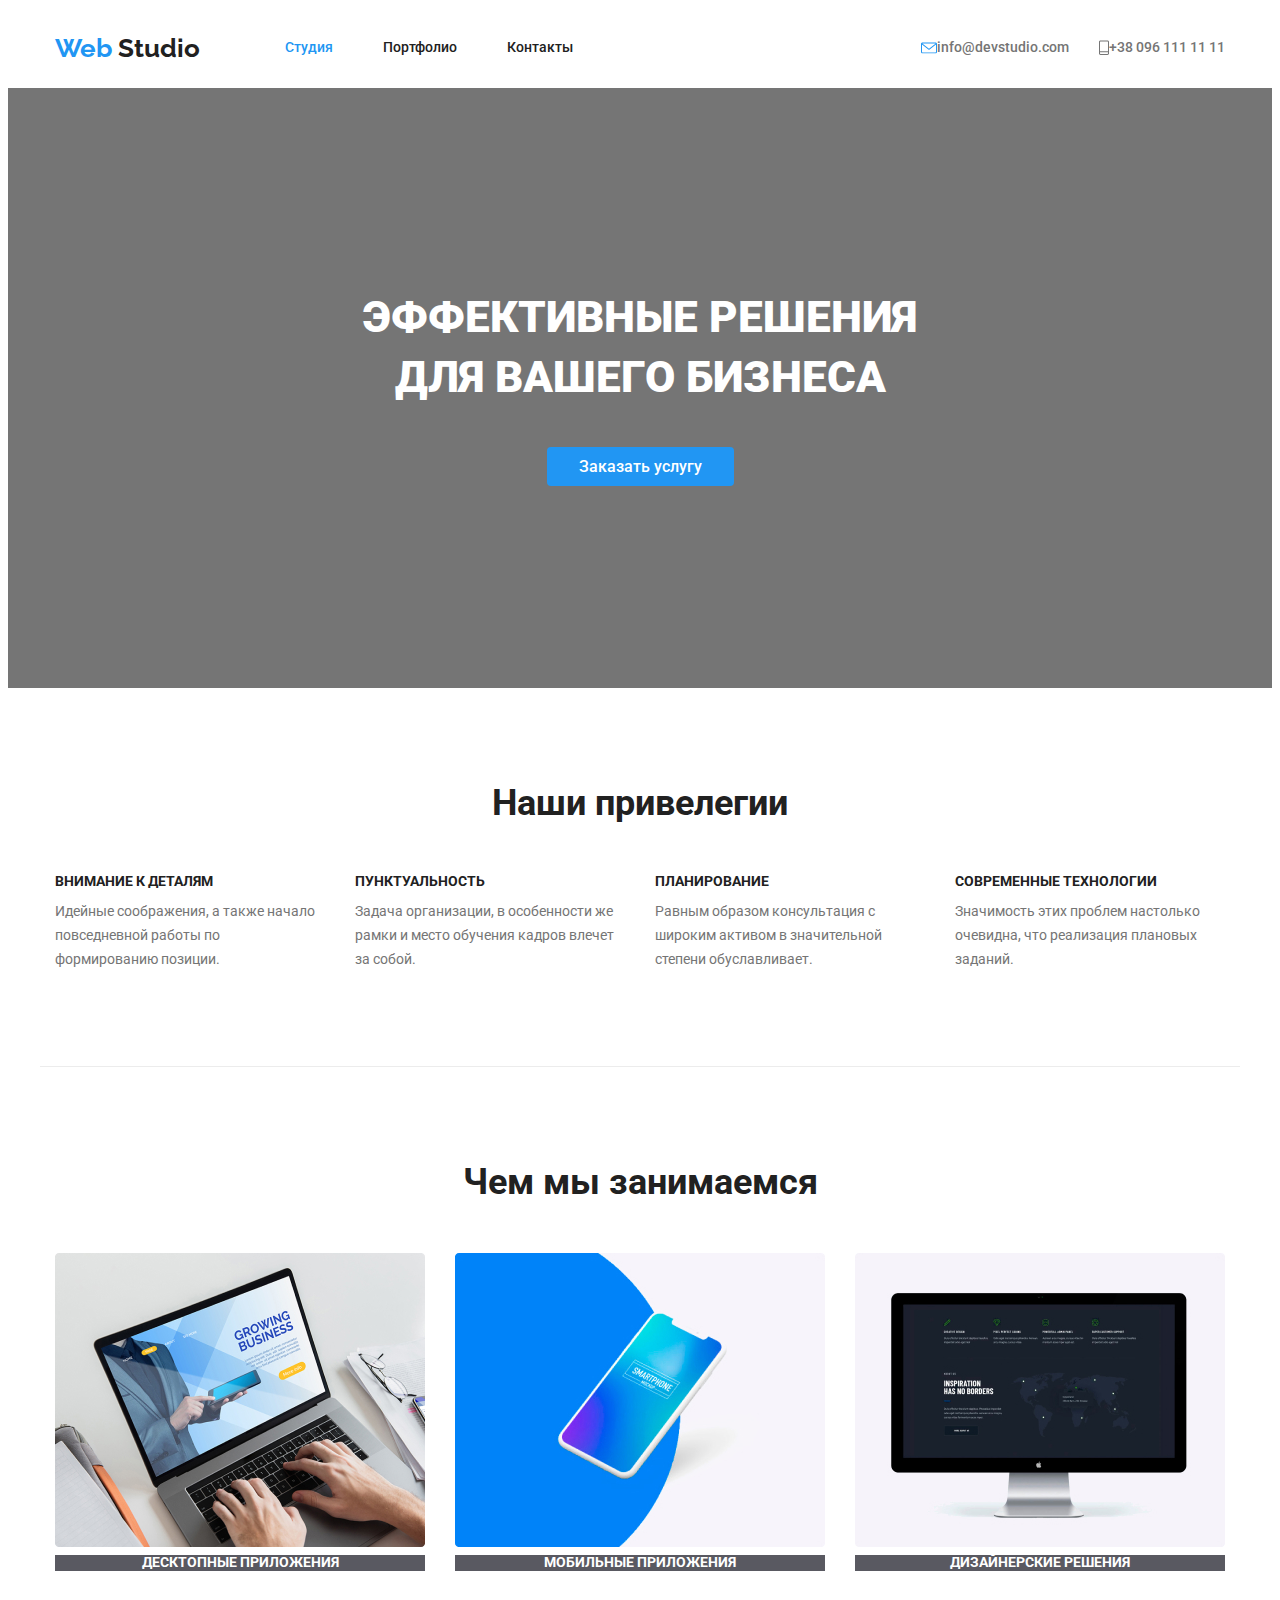
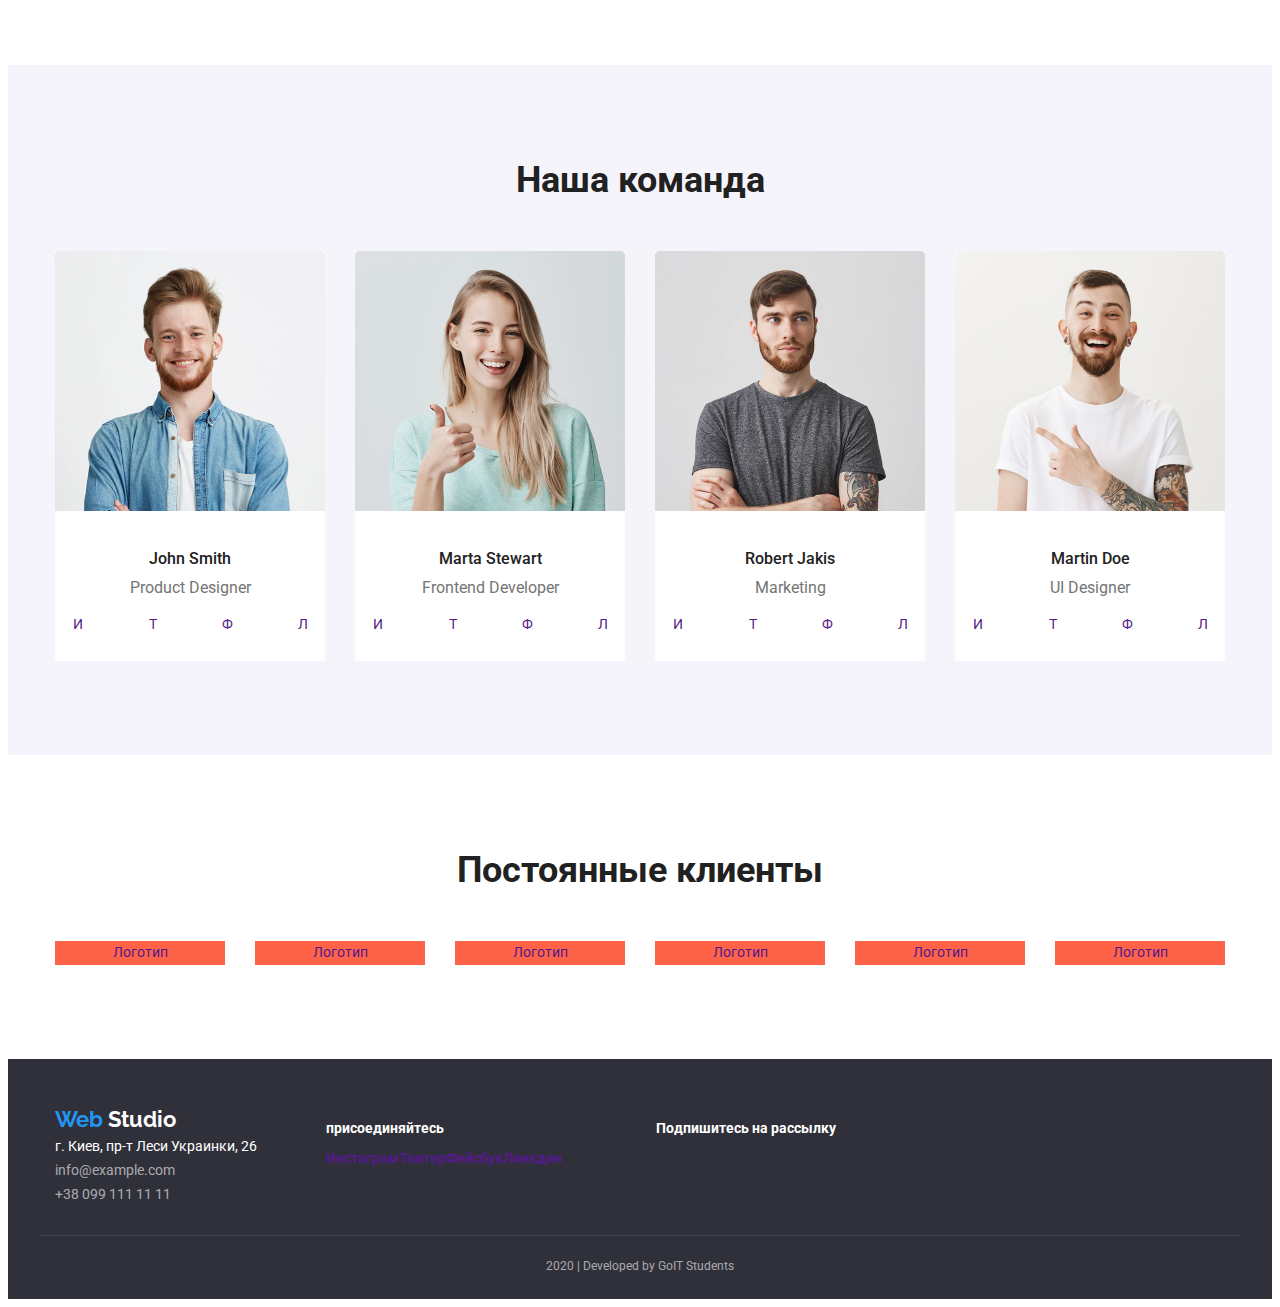
<file: index.html>
<!DOCTYPE html>
<html lang="en">
  <head>
    <meta charset="UTF-8" />
    <meta name="viewport" content="width=device-width, initial-scale=1.0" />
    <title>Document</title>
    <link
      href="https://fonts.googleapis.com/css2?family=Raleway:wght@700&family=Roboto:wght@400;500;700;900&display=swap"
      rel="stylesheet"
    />
    <link rel="stylesheet" href="./css/common.css" />
    <link rel="stylesheet" href="./css/styles.css" />
  </head>

  <body>
    <!-- Шапка сайта -->
    <header class="page-header">
      <nav class="container main-nav">
        <a href="./index.html" class="logo link"
          ><span class="logo-blue">Web</span> Studio
        </a>
        <ul class="site-nav list">
          <li class="item">
            <a href="./index.html" class="link current">Студия</a>
          </li>
          <li class="item">
            <a href="./portfolio.html" class="link">Портфолио</a>
          </li>
          <li class="item"><a href="" class="link">Контакты</a></li>
        </ul>
        <ul class="auth-nav list">
          <li class="item">
            <a href="" class="mail link">
              <img class="icon" src="/images/mail.svg" alt="" width="16" />
              <p>info@devstudio.com</p>
            </a>
          </li>
          <li class="item">
            <a href="" class="mail link">
              <img class="icon" src="/images/phone.svg" alt="" width="10" />
              <p>+38 096 111 11 11</p>
            </a>
          </li>
        </ul>
      </nav>
    </header>

    <main>
      <!-- Герой -->
      <section class="section hero">
        <h1 class="hero-title">
          эффективные решения <br />
          для вашего бизнеса
        </h1>
        <a href="" class="button primary link">Заказать услугу</a>
      </section>
      <!-- Привелегии -->
      <section class="section privilege">
        <div class="container privilege">
          <h2 class="section-title">Наши привелегии</h2>
          <ul class="features list">
            <li class="item">
              <h3 class="title">Внимание к деталям</h3>
              <p class="text">
                Идейные соображения, а также начало повседневной работы по
                формированию позиции.
              </p>
            </li>
            <li class="item">
              <h3 class="title">Пунктуальность</h3>
              <p class="text">
                Задача организации, в особенности же рамки и место обучения
                кадров влечет за собой.
              </p>
            </li>
            <li class="item">
              <h3 class="title">Планирование</h3>
              <p class="text">
                Равным образом консультация с широким активом в значительной
                степени обуславливает.
              </p>
            </li>
            <li class="item">
              <h3 class="title">Современные технологии</h3>
              <p class="text">
                Значимость этих проблем настолько очевидна, что реализация
                плановых заданий.
              </p>
            </li>
          </ul>
        </div>
      </section>
      <!-- Чем мы занимаемся -->
      <section class="section">
        <div class="container">
          <h2 class="section-title">Чем мы занимаемся</h2>
          <ul class="work list">
            <li class="item">
              <img src="./images/notebook.jpg" alt="" width="370" />
              <p class="text">
                Десктопные приложения
              </p>
            </li>
            <li class="item">
              <img src="./images/phone.jpg" alt="" width="370" />
              <p class="text">
                Мобильные приложения
              </p>
            </li>
            <li class="item">
              <img src="./images/pc.jpg" alt="" width="370" />
              <p class="text">
                Дизайнерские решения
              </p>
            </li>
          </ul>
        </div>
      </section>
      <!-- Команда -->
      <section class="section team">
        <div class="container team-nav">
          <h2 class="section-title">Наша команда</h2>
          <ul class="team list">
            <li class="item">
              <img src="./images/John.jpg" alt="" width="270" />
              <h3 class="title">John Smith</h3>
              <p class="text">
                Product Designer
              </p>
              <ul class="item-team list">
                <li class="item">
                  <a href="" class="link">И</a>
                </li>
                <li class="item">
                  <a href="" class="link">Т</a>
                </li>
                <li class="item">
                  <a href="" class="link">Ф</a>
                </li>
                <li class="item">
                  <a href="" class="link">Л</a>
                </li>
              </ul>
            </li>

            <li class="item">
              <img src="./images/Marta.jpg" alt="" width="270" />
              <h3 class="title">Marta Stewart</h3>
              <p class="text">
                Frontend Developer
              </p>
              <ul class="item-team list">
                <li class="item">
                  <a href="" class="link">И</a>
                </li>
                <li class="item">
                  <a href="" class="link">Т</a>
                </li>
                <li class="item">
                  <a href="" class="link">Ф</a>
                </li>
                <li class="item">
                  <a href="" class="link">Л</a>
                </li>
              </ul>
            </li>

            <li class="item">
              <img src="./images/Robert.jpg" alt="" width="270" />
              <h3 class="title">Robert Jakis</h3>
              <p class="text">
                Marketing
              </p>
              <ul class="item-team list">
                <li class="item">
                  <a href="" class="link">И</a>
                </li>
                <li class="item">
                  <a href="" class="link">Т</a>
                </li>
                <li class="item">
                  <a href="" class="link">Ф</a>
                </li>
                <li class="item">
                  <a href="" class="link">Л</a>
                </li>
              </ul>
            </li>

            <li class="item">
              <img src="./images/Martin.jpg" alt="" width="270" />
              <h3 class="title">Martin Doe</h3>
              <p class="text">
                UI Designer
              </p>
              <ul class="item-team list">
                <li class="item">
                  <a href="" class="link">И</a>
                </li>
                <li class="item">
                  <a href="" class="link">Т</a>
                </li>
                <li class="item">
                  <a href="" class="link">Ф</a>
                </li>
                <li class="item">
                  <a href="" class="link">Л</a>
                </li>
              </ul>
            </li>
          </ul>
        </div>
      </section>
      <!-- Клыенты -->
      <section class="section">
        <div class="container">
          <h2 class="client-title">Постоянные клиенты</h2>
          <ul class="client list">
            <li class="item">
              <a href="" class="link">Логотип</a>
            </li>
            <li class="item">
              <a href="" class="link">Логотип</a>
            </li>
            <li class="item">
              <a href="" class="link">Логотип</a>
            </li>
            <li class="item">
              <a href="" class="link">Логотип</a>
            </li>
            <li class="item">
              <a href="" class="link">Логотип</a>
            </li>
            <li class="item">
              <a href="" class="link">Логотип</a>
            </li>
          </ul>
        </div>
      </section>
    </main>

    <footer class="footer">
      <div class="container">
        <div>
          <a href="./index.html" class="logo link"
            ><span class="logo-blue">Web</span
            ><span class="logo-white"> Studio</span>
          </a>
          <address class="footer address">
            г. Киев, пр-т Леси Украинки, 26
            <p class="text">
              info@example.com
            </p>
            <p class="text">
              +38 099 111 11 11
            </p>
          </address>
        </div>

        <div class="footer title">
          <p>
            присоединяйтесь
          </p>
          <ul class="footer-main list">
            <li class="item">
              <a href="" class="link">Инстаграм</a>
            </li>
            <li class="item">
              <a href="" class="link">Твитер</a>
            </li>
            <li class="item">
              <a href="" class="link">Фейсбук</a>
            </li>
            <li class="item">
              <a href="" class="link">Линкдин</a>
            </li>
          </ul>
        </div>

        <div class="footer subscript">
          <p>
            Подпишитесь на рассылку
          </p>
        </div>
      </div>
      <div class="ps">
        <p class="text">2020 | Developed by GoIT Students</p>
      </div>
    </footer>
  </body>
</html>
</file>
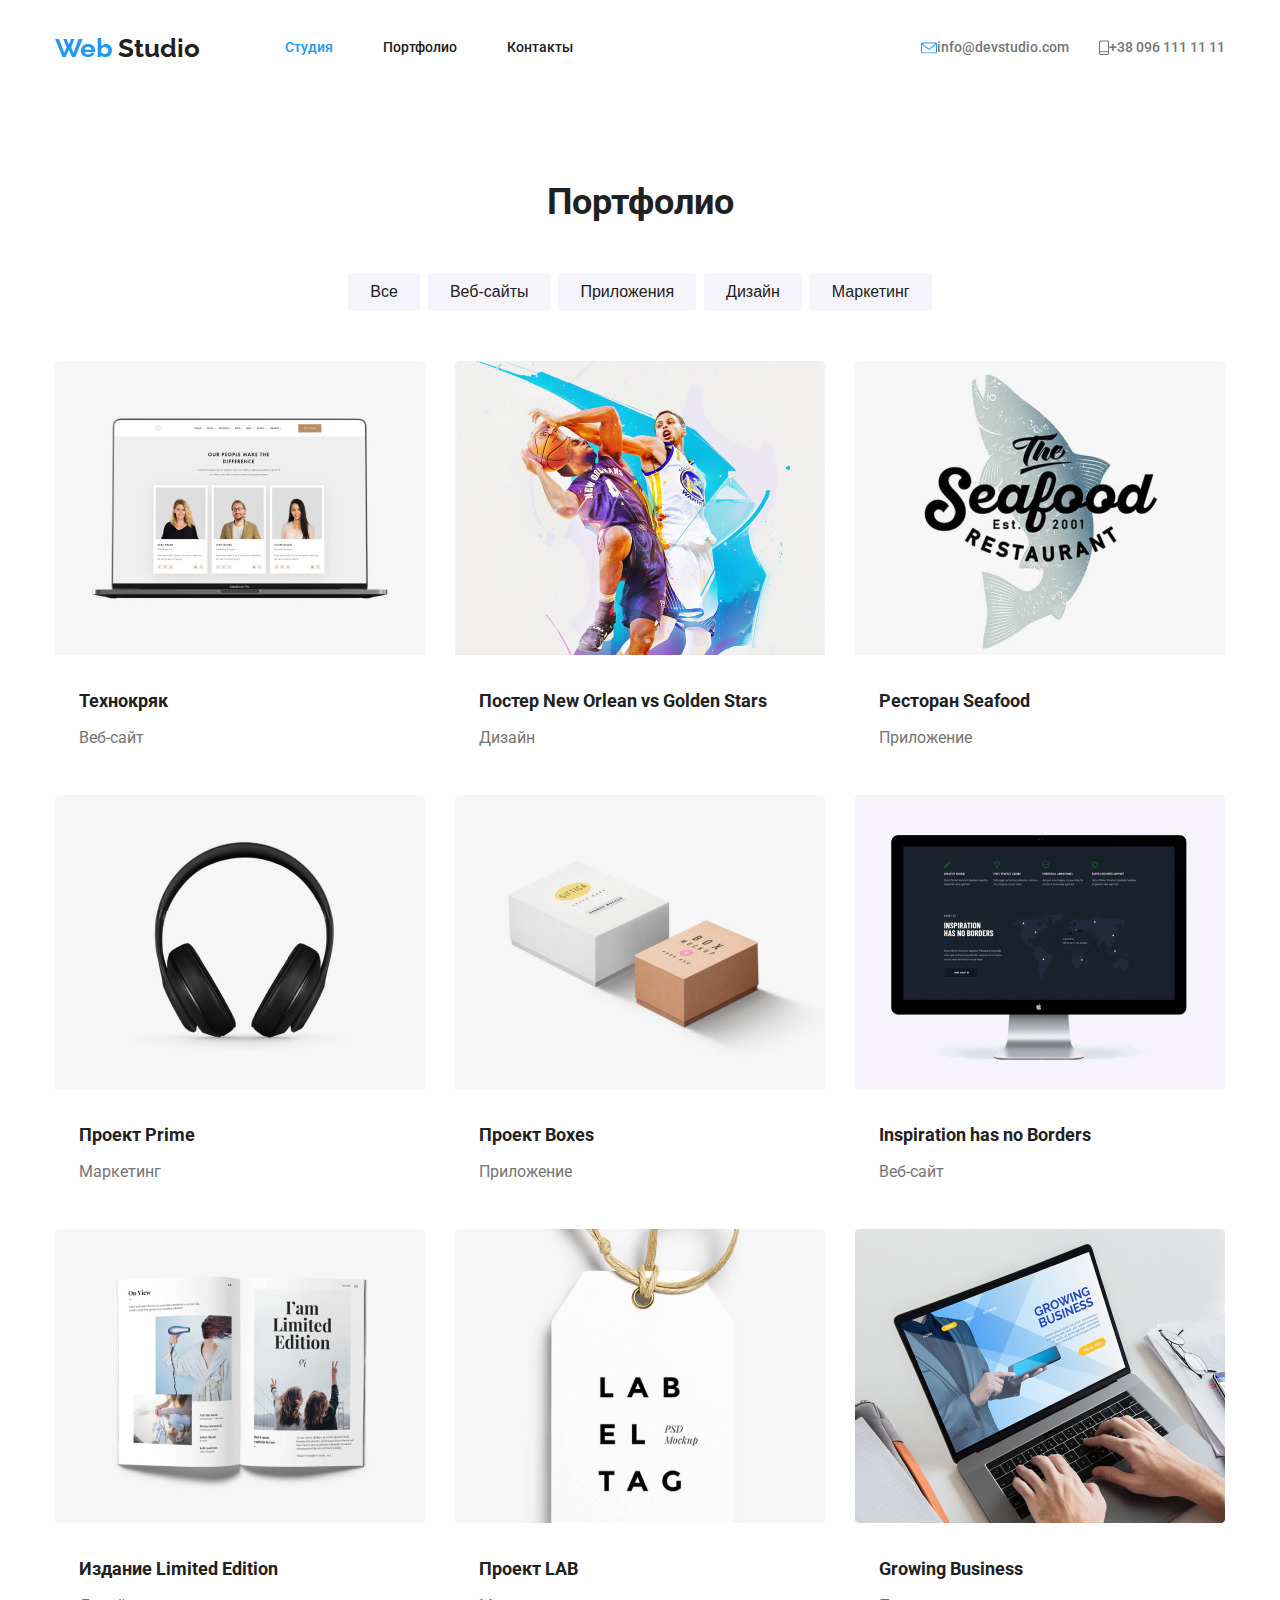
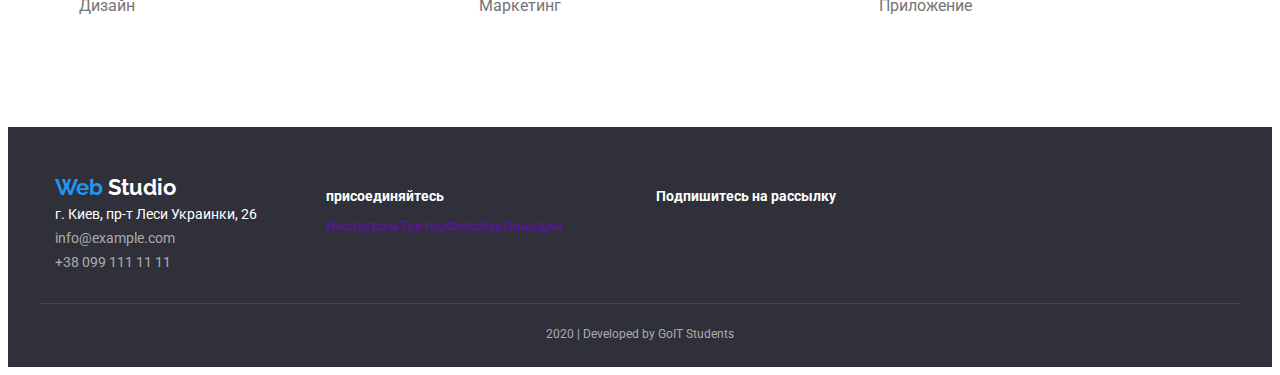
<file: portfolio.html>
<!DOCTYPE html>
<html lang="en">
  <head>
    <meta charset="UTF-8" />
    <meta name="viewport" content="width=device-width, initial-scale=1.0" />
    <title>Document</title>
    <link
      href="https://fonts.googleapis.com/css2?family=Raleway:wght@700&family=Roboto:wght@400;500;700;900&display=swap"
      rel="stylesheet"
    />
    <link rel="stylesheet" href="./css/common.css" />
    <link rel="stylesheet" href="./css/styles.css" />
  </head>
  <body>
    <!-- Шапка сайта-->
    <header class="page-header">
      <nav class="container main-nav">
        <a href="./index.html" class="logo link"
          ><span class="logo-blue">Web</span> Studio
        </a>
        <ul class="site-nav list">
          <li class="item">
            <a href="./index.html" class="link current">Студия</a>
          </li>
          <li class="item">
            <a href="./portfolio.html" class="link">Портфолио</a>
          </li>
          <li class="item"><a href="" class="link">Контакты</a></li>
        </ul>
        <ul class="auth-nav list">
          <li class="item">
            <a href="" class="mail link">
              <img class="icon" src="/images/mail.svg" alt="" width="16" />
              <p>info@devstudio.com</p>
            </a>
          </li>
          <li class="item">
            <a href="" class="mail link">
              <img class="icon" src="/images/phone.svg" alt="" width="10" />
              <p>+38 096 111 11 11</p>
            </a>
          </li>
        </ul>
      </nav>
    </header>

    <main>
      <section class="section portfolio">
        <div class="container">
          <h1 class="section-title">Портфолио</h1>
          <div class="btn">
            <button type="button" class="button">Все</button>
            <button type="button" class="button">Веб-сайты</button>
            <button type="button" class="button">Приложения</button>
            <button type="button" class="button">Дизайн</button>
            <button type="button" class="button">Маркетинг</button>
          </div>
          <div class="main list">
            <div class="elements">
              <a href="" class="link">
                <img src="./images/img1.jpg" alt="" width="370" />
                <h2 class="title">Технокряк</h2>
                <p class="text">Веб-сайт</p>
              </a>
            </div>
            <div class="elements">
              <a href="" class="link">
                <img src="./images/img2.jpg" alt="" width="370" />
                <h2 class="title">Постер New Orlean vs Golden Stars</h2>
                <p class="text">Дизайн</p>
              </a>
            </div>
            <div class="elements">
              <a href="" class="link">
                <img src="./images/img3.jpg" alt="" width="370" />
                <h2 class="title">Ресторан Seafood</h2>
                <p class="text">Приложение</p>
              </a>
            </div>
            <div class="elements">
              <a href="" class="link">
                <img src="./images/img4.jpg" alt="" width="370" />
                <h2 class="title">Проект Prime</h2>
                <p class="text">Маркетинг</p>
              </a>
            </div>
            <div class="elements">
              <a href="" class="link">
                <img src="./images/img5.jpg" alt="" width="370" />
                <h2 class="title">Проект Boxes</h2>
                <p class="text">Приложение</p>
              </a>
            </div>
            <div class="elements">
              <a href="" class="link">
                <img src="./images/pc.jpg" alt="" width="370" />
                <h2 class="title">Inspiration has no Borders</h2>
                <p class="text">Веб-сайт</p>
              </a>
            </div>
            <div class="elements">
              <a href="" class="link">
                <img src="./images/img7.jpg" alt="" width="370" />
                <h2 class="title">Издание Limited Edition</h2>
                <p class="text">Дизайн</p>
              </a>
            </div>
            <div class="elements">
              <a href="" class="link">
                <img src="./images/img8.jpg" alt="" width="370" />
                <h2 class="title">Проект LAB</h2>
                <p class="text">Маркетинг</p>
              </a>
            </div>
            <div class="elements">
              <a href="" class="link">
                <img src="./images/notebook.jpg" alt="" width="370" />
                <h2 class="title">Growing Business</h2>
                <p class="text">Приложение</p>
              </a>
            </div>
          </div>
        </div>
      </section>
    </main>

    <footer class="footer">
      <div class="container">
        <div>
          <a href="./index.html" class="logo link"
            ><span class="logo-blue">Web</span
            ><span class="logo-white"> Studio</span>
          </a>
          <address class="footer address">
            г. Киев, пр-т Леси Украинки, 26
            <p class="text">
              info@example.com
            </p>
            <p class="text">
              +38 099 111 11 11
            </p>
          </address>
        </div>

        <div class="footer title">
          <p>
            присоединяйтесь
          </p>
          <ul class="footer-main list">
            <li class="item">
              <a href="" class="link">Инстаграм</a>
            </li>
            <li class="item">
              <a href="" class="link">Твитер</a>
            </li>
            <li class="item">
              <a href="" class="link">Фейсбук</a>
            </li>
            <li class="item">
              <a href="" class="link">Линкдин</a>
            </li>
          </ul>
        </div>

        <div class="footer subscript">
          <p>
            Подпишитесь на рассылку
          </p>
        </div>
      </div>
      <div class="ps">
        <p class="text">2020 | Developed by GoIT Students</p>
      </div>
    </footer>
  </body>
</html>
</file>
<file: css/common.css>
:root {
  --primary-text-color: #757575;
  --title-text-color: #212121;
  --accent-color: #2196f3;
  --primary-white-color: #ffffff;
  --background-button-color: #f5f4fa;
  --background-color: rgba(47, 48, 58, 0.8);
  --background-footer-color: #2f303a;
}

body {
  background-color: var(--primary-white-color);
  color: var(--primary-text-color);

  font-family: Roboto, sans-serif;
  letter-spacing: 3%;
  font-size: 14px;
  line-height: 1.71;
}
.section {
  padding-top: 94px;
  padding-bottom: 94px;
}
.container {
  margin-left: auto;
  margin-right: auto;
  padding-left: 15px;
  padding-right: 15px;
  width: 1170px;
}

/* Шапка сайта */

.main-nav {
  display: flex;
  align-items: center;
  padding-top: 0;
  padding-bottom: 0;
}

.logo {
  color: var(--title-text-color);

  font-family: Raleway;
  font-weight: 700;
  font-size: 26px;
  line-height: 1.19;
}
.logo-blue {
  color: var(--accent-color);
}
.logo-white {
  color: var(--primary-white-color);
}
.list {
  padding: 0;
  margin: 0;
  list-style: none;
}
.link {
  text-decoration: none;
}

/* Навигация */

.site-nav {
  display: flex;
  margin-left: 85px;
}
.site-nav .item:not(:last-child) {
  margin-right: 50px;
}

.site-nav .link {
  display: block;
  padding-top: 32px;
  padding-bottom: 32px;

  color: var(--title-text-color);
  font-weight: 500;
  font-size: 14px;
  line-height: 1.14;
  letter-spacing: 2%;
}
.site-nav .link:hover,
.site-nav .link:focus {
  color: var(--accent-color);
}
.site-nav .link.current {
  color: var(--accent-color);
}
.auth-nav {
  display: flex;
  margin-left: auto;
}
.auth-nav .item + .item {
  margin-left: 30px;
}
.mail {
  display: flex;

  color: var(--primary-text-color);
  font-weight: 500;
  font-size: 14px;
  line-height: 1.14;
  letter-spacing: 2%;
}

.mail:hover,
.mail:focus {
  color: var(--accent-color);
}

/* Футер */

.footer {
  color: var(--primary-white-color);
  background-color: var(--background-footer-color);
}

.footer .container {
  display: flex;
  padding-top: 48px;
  padding-bottom: 28px;
  border-bottom: 1px solid rgba(255, 255, 255, 0.1);
}

.footer .logo {
  margin-bottom: 10px;
  color: var(--title-text-color);

  font-family: Raleway;
  font-weight: 700;
  font-size: 22px;
  line-height: 1.18;
}

.footer .address {
  font-style: normal;
  font-weight: 400;
  font-size: 14px;
  line-height: 1.71;
}

.footer.title {
  margin-left: 69px;

  font-weight: 700;
  font-size: 14px;
  line-height: 1.14;
}

.footer .subscript {
  margin-left: 94px;

  font-weight: 700;
  font-size: 14px;
  line-height: 1.14;
}

.footer .text {
  color: rgba(255, 255, 255, 0.6);
}

.footer-main {
  display: flex;
}

.ps {
  padding-top: 18px;
  padding-bottom: 21px;
  text-align: center;

  color: rgba(255, 255, 255, 0.6);
  font-size: 12px;
  line-height: 2;
}
.ps .text {
  margin-top: 0;
  margin-bottom: 0;
}
</file>
<file: css/styles.css>
/* Стили для index.html */

/* Герой */

.hero {
  height: 600px;
  background-color: var(--primary-text-color);
  text-align: center;
}
.section.hero {
  padding-top: 0px;
  padding-bottom: 0;
  height: 600px;
}
.hero-title {
  padding-top: 200px;
  margin-top: 0;
  margin-bottom: 46px;
  color: var(--primary-white-color);

  font-weight: 900;
  font-size: 44px;
  line-height: 1.36;
  letter-spacing: 6%;
  text-align: center;
  text-transform: uppercase;
}

/* Кнопка */
.button {
  border-radius: 4px;
  text-align: center;

  background-color: var(--background-button-color);
  color: var(--title-text-color);

  font-weight: 500;
  font-size: 16px;
  line-height: 1.63;
}
.button:hover,
.button:focus {
  background-color: var(--accent-color);
  color: var(--primary-white-color);
}
.button.primary {
  padding: 10px 32px;

  background-color: var(--accent-color);
  color: var(--primary-white-color);
}
.button.secondary {
  background-color: var(--primary-white-color);
  color: var(--accent-color);
}

/* Привелегии */

.privilege {
  padding-bottom: 0;
}
.container.privilege {
  padding-bottom: 94px;
  border-bottom: 1px solid #ececec;
}
.section-title {
  margin-top: 0;
  margin-bottom: 50px;
  color: var(--title-text-color);

  font-weight: 700;
  font-size: 36px;
  line-height: 1.17;
  text-align: center;
}
.features {
  display: flex;
}
.features .item {
  width: 270px;
}
.features .item + .item {
  margin-left: 30px;
}
.features .title {
  margin-top: 0;
  margin-bottom: 10px;
  color: var(--title-text-color);

  font-weight: 700;
  font-size: 14px;
  line-height: 1.14;
  text-transform: uppercase;
}
.features .text {
  color: var(--primary-text-color);

  font-size: 14px;
  line-height: 1.71;
}
.text {
  margin-top: 0;
  margin-bottom: 0;
}

/* Чем мы занимаемся */

.work {
  display: flex;
}
.work .item + .item {
  margin-left: 30px;
}
.work .text {
  text-align: center;
  color: var(--primary-white-color);
  background-color: var(--background-color);

  font-weight: 700;
  font-size: 14px;
  line-height: 1.14;
  text-transform: uppercase;
}

/* Команда */

.section.team {
  background-color: #f5f4fa;
}

.section .team {
  display: flex;
  text-align: center;
}

.team .item {
  width: 270px;
  background-color: var(--primary-white-color);
}

.team .item + .item {
  margin-left: 30px;
}

.team .title {
  margin-top: 30px;
  margin-bottom: 10px;
  color: var(--title-text-color);

  font-weight: 500;
  font-size: 16px;
  line-height: 1.19;
}

.team .text {
  margin-bottom: 16px;
  color: var(--primary-text-color);

  font-weight: 400;
  font-size: 16px;
  line-height: 1.19;
}

.item .item-team {
  display: flex;
  text-align: center;
  padding-bottom: 24px;
}

/* Клиенты */

.client-title {
  margin-top: 0;
  margin-bottom: 50px;
  color: var(--title-text-color);

  font-weight: 700;
  font-size: 36px;
  line-height: 1.17;
  text-align: center;
}

.client {
  margin-top: 0;
  margin-bottom: 0;
  display: flex;
}

.client .item {
  text-align: center;
  width: 170px;
  background-color: tomato;
}

.client .item + .item {
  margin-left: 30px;
}

/* Стили для portfolio.html */

.section.portfolio {
  padding-top: 93px;
}

/* Фильтр */

.btn {
  display: flex;
  justify-content: center;
  margin-bottom: 50px;
}
.btn .button {
  padding: 6px 22px;
  border: 0px;
}
.btn .button + .button {
  margin-left: 8px;
}

/* Элементы */

.main {
  display: flex;
  flex-wrap: wrap;
}
.main .title {
  margin-top: 20px;
  margin-bottom: 0;
  margin-left: 24px;

  color: var(--title-text-color);
  background-color: var(--primary-white-color);

  font-weight: 700;
  font-size: 18px;
  line-height: 2;
  letter-spacing: 6%;
}
.main .text {
  margin-top: 4px;
  padding-bottom: 20px;
  margin-left: 24px;
  color: var(--primary-text-color);
  background-color: var(--primary-white-color);

  font-size: 16px;
  line-height: 1.88;
}

.elements {
  margin-right: 30px;
  margin-bottom: 30px;

  width: 370px;
  height: 404px;
}
.elements:nth-child(3n) {
  margin-right: 0;
}
.elements:nth-last-child(-n + 3) {
  margin-bottom: 0;
}
</file>
